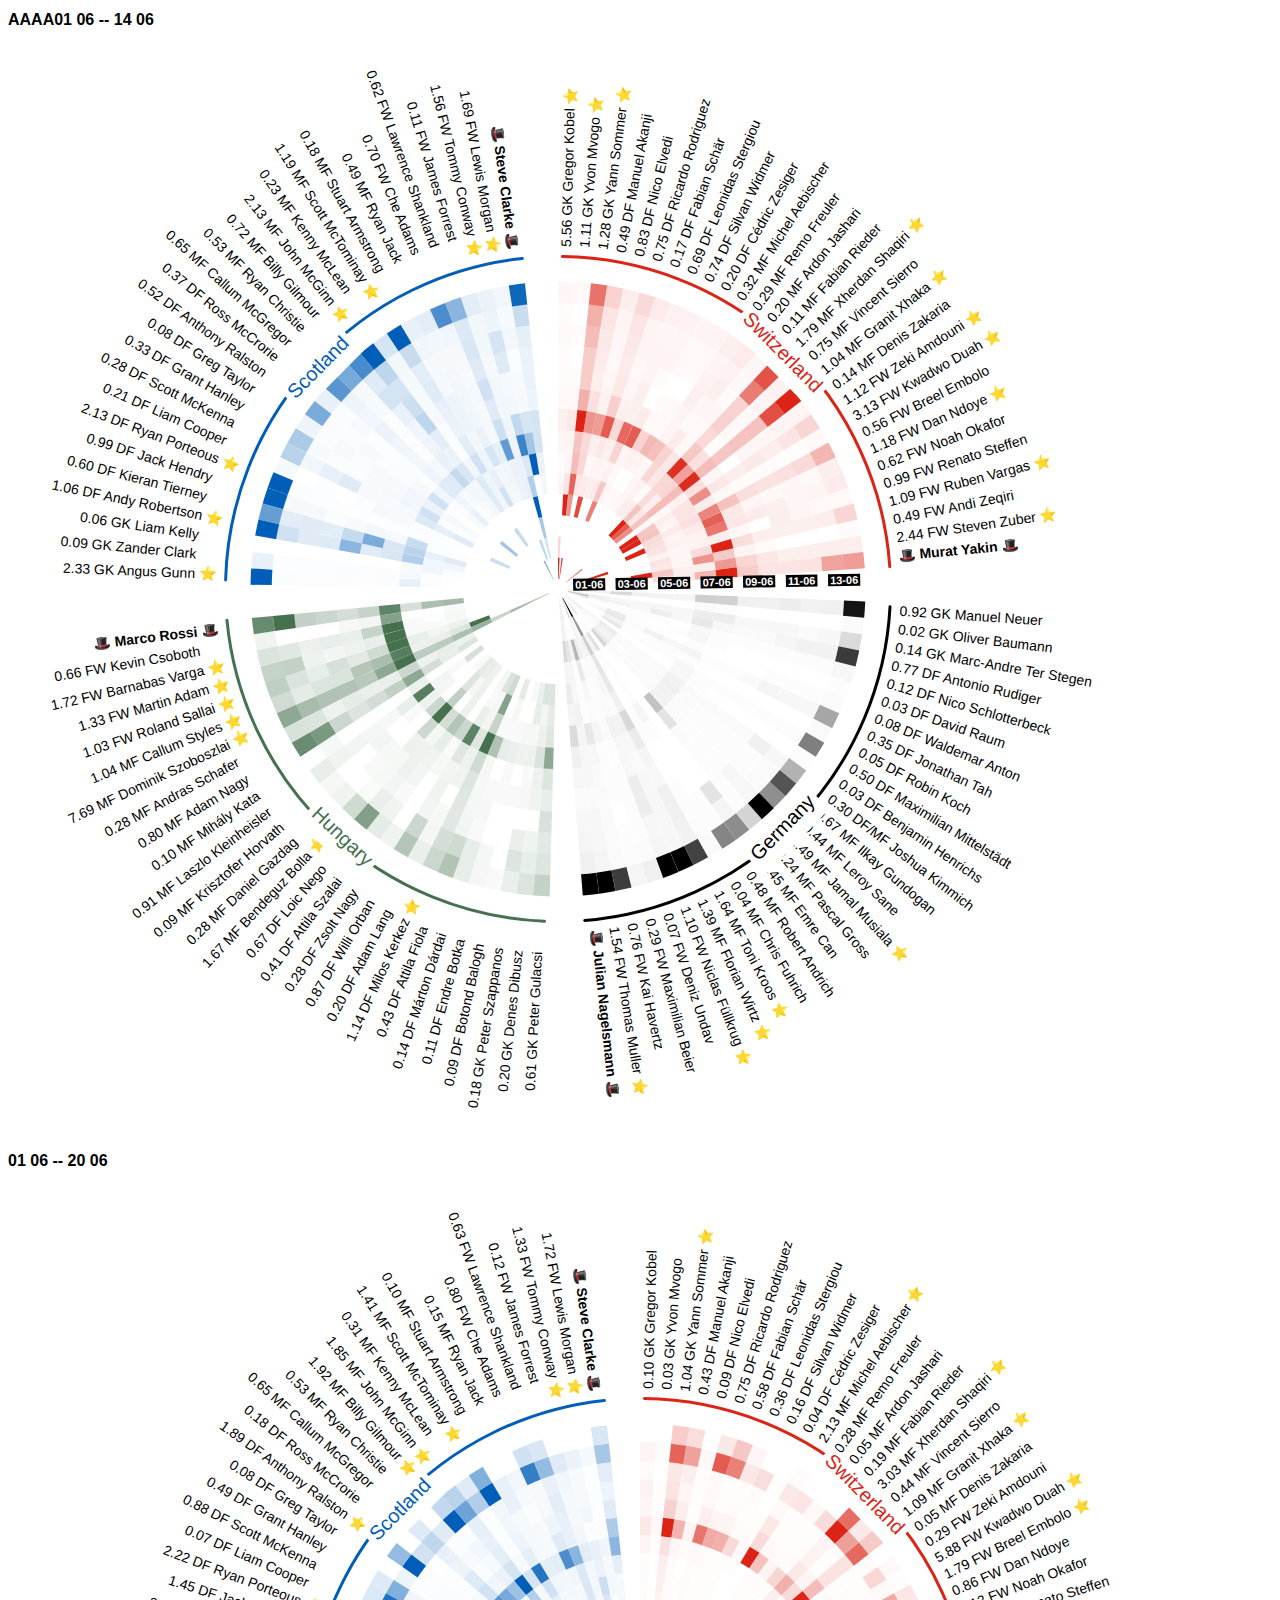
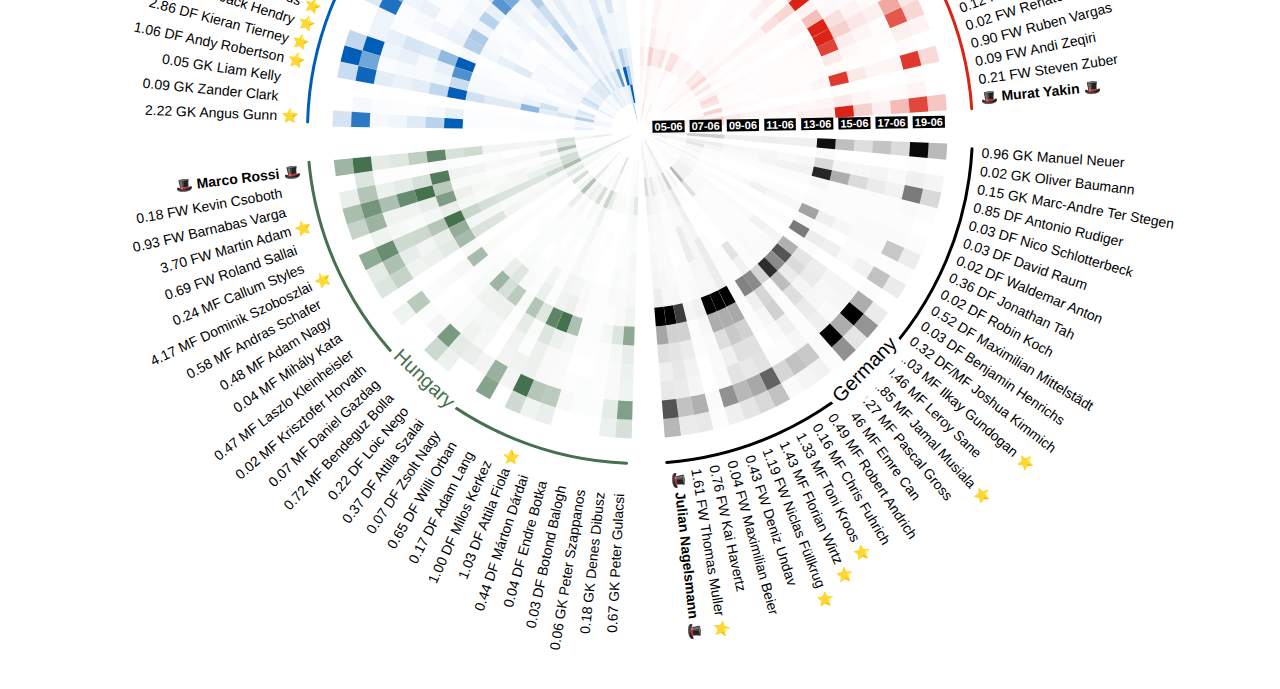
<file: group-A/index.html>
<!DOCTYPE html>
<html lang="en">
<head>
    <meta charset="utf-8">
    <script src="../d3.v7.js"></script>
    <link rel="stylesheet" href="../style.css">
</head>
<body>
    <h1>AAAA01 06 -- 14 06</h1>
    <div class="round-pie-chart" data-folder="01-06--14-06" id="the_graph1"></div>
    <h1>01 06 -- 20 06</h1>
    <div class="round-pie-chart" data-folder="05-06--20-06" id="the_graph"></div>
    <script src="../graph-mulitple.min.js"></script>
    <!-- <script src="../graph-mulitple.beautified.js"></script> -->
</body>

</html>
</file>
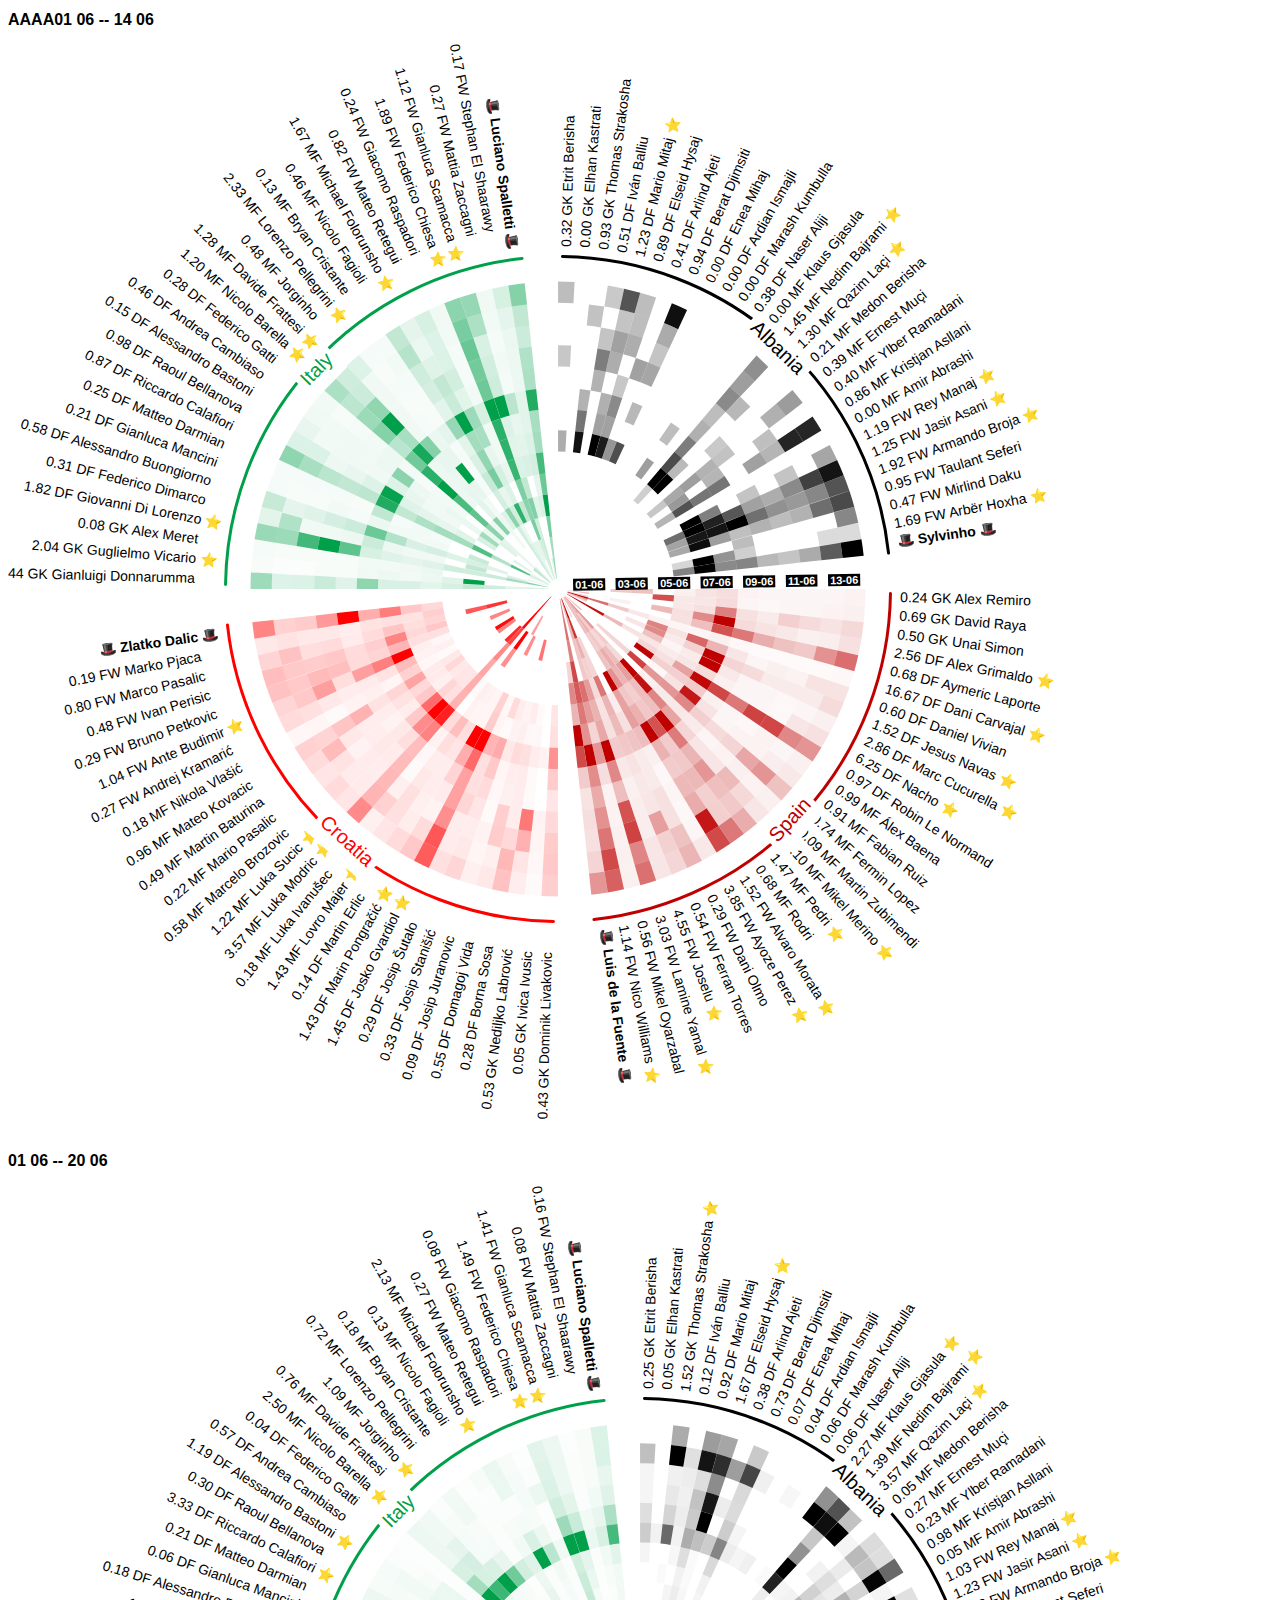
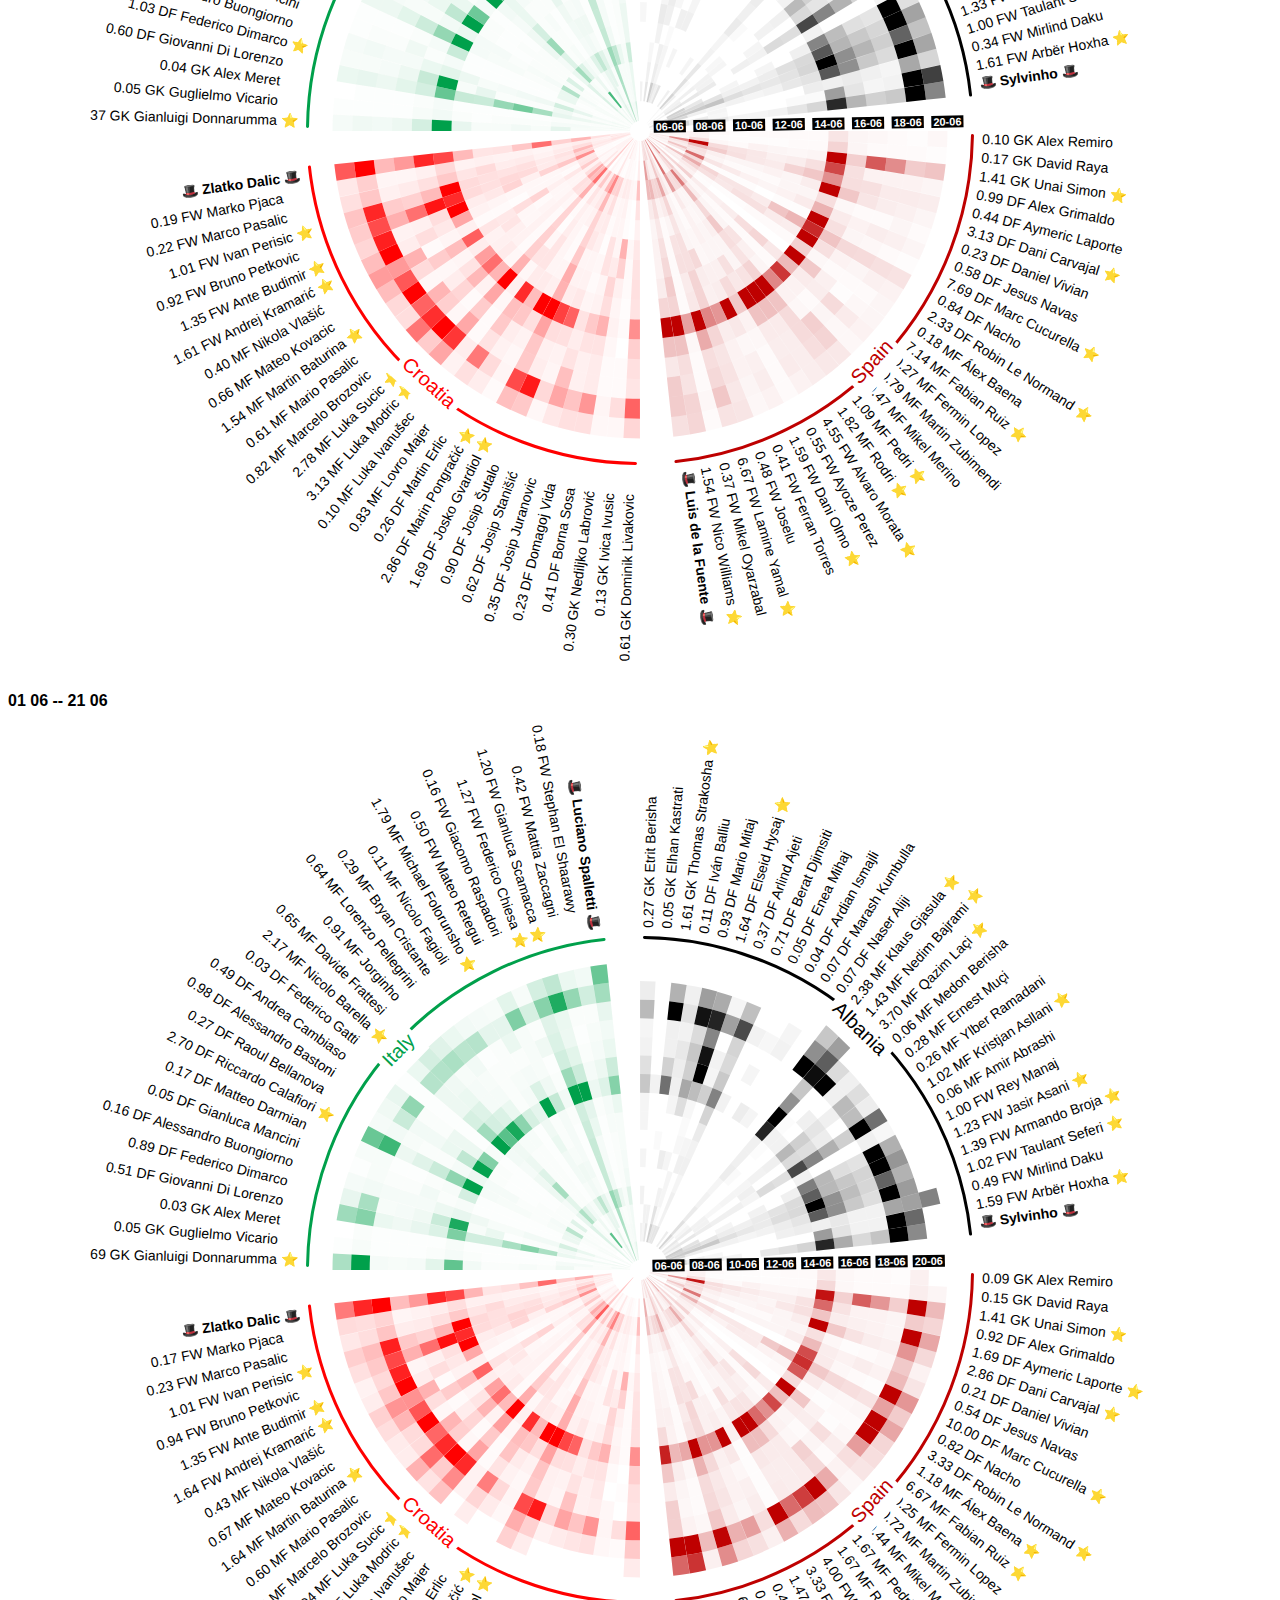
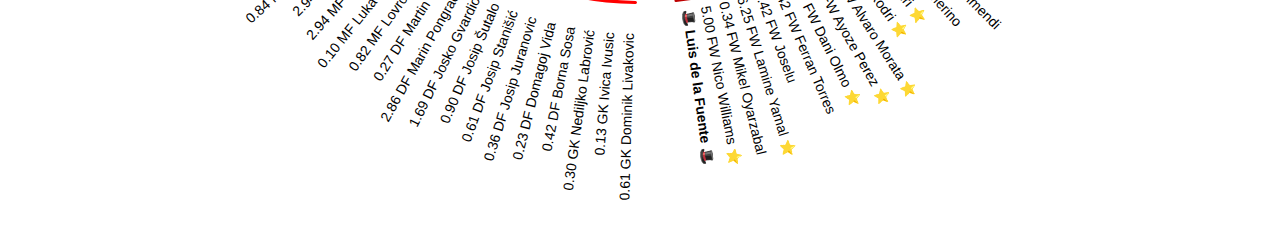
<file: group-B/index.html>
<!DOCTYPE html>
<html lang="en">
<head>
    <meta charset="utf-8">
    <script src="../d3.v7.js"></script>
    <link rel="stylesheet" href="../style.css">
</head>
<body>
    <h1>AAAA01 06 -- 14 06</h1>
    <div class="round-pie-chart" data-folder="01-06--14-06" id="the_graph1"></div>
    <h1>01 06 -- 20 06</h1>
    <div class="round-pie-chart" data-folder="06-06--20-06" id="the_graph"></div>
    <h1>01 06 -- 21 06</h1>
    <div class="round-pie-chart" data-folder="06-06--21-06" id="the_graph"></div>
    <script src="../graph-mulitple.min.js"></script>
    <!-- <script src="./graph-mulitple.beautified.js"></script> -->
</body>

</html>
</file>
<file: style.css>
/*  */
body {
    font-family: 'Roboto', sans-serif;
    font-size: 8px;
    font-weight: 300;
}
#the_graph {
    display: flex;
    justify-content: center;
    align-items: center;
    min-height: 100vh;
}
</file>
